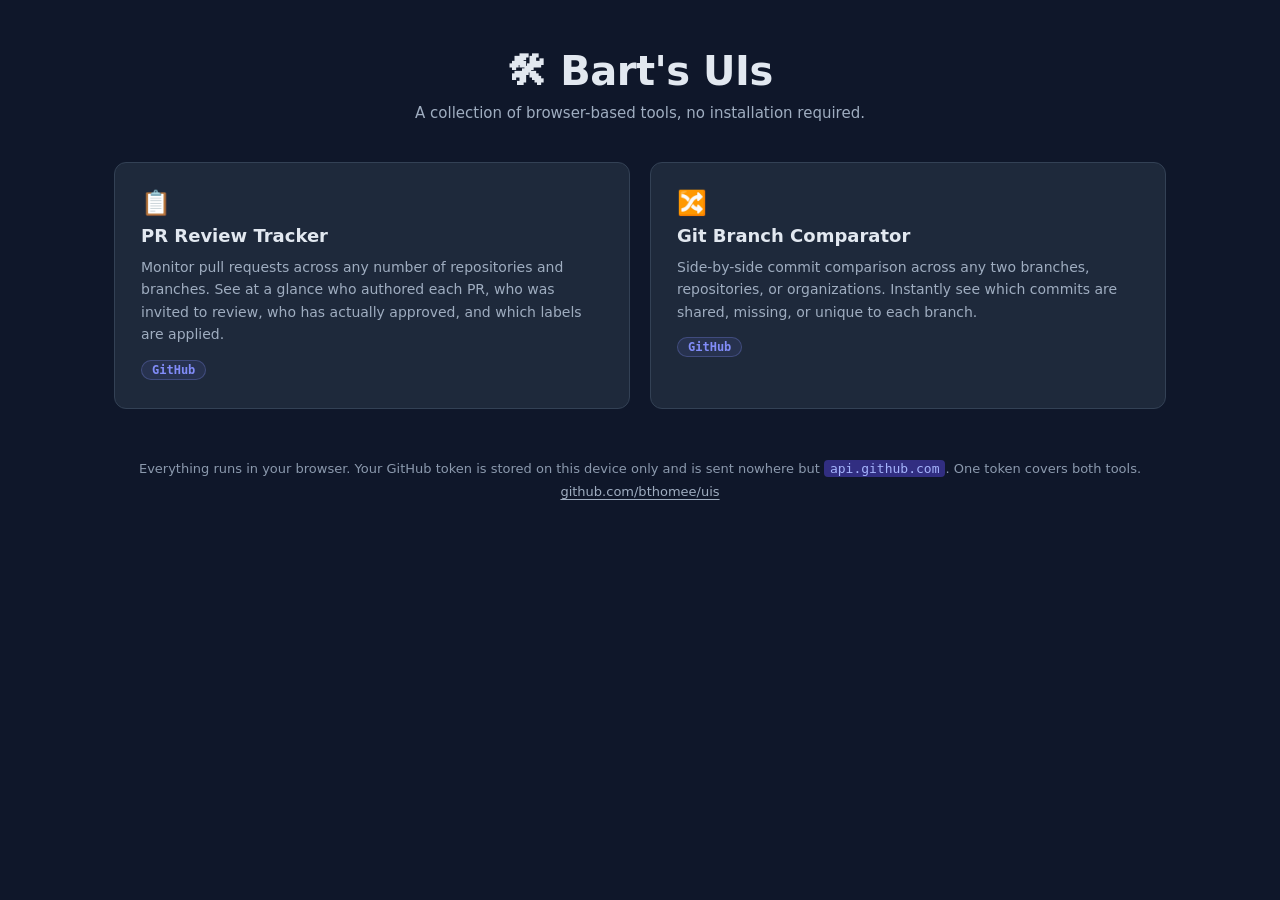
<file: index.html>
<!DOCTYPE html>
<html lang="en">
<head>
  <meta charset="UTF-8" />
  <meta name="viewport" content="width=device-width, initial-scale=1.0" />
  <title>Bart's UIs</title>
  <link rel="icon" href="favicon.svg" />
  <!-- Same policy as the dashboards, minus connect-src: this page talks to nothing. -->
  <meta http-equiv="Content-Security-Policy" content="default-src 'none'; img-src 'self' data:; style-src 'self' 'sha256-sQfXgb/aGTTjnxkW3dREyuYC4kLwOAw9TNK8QJbGeas='; base-uri 'none'; form-action 'none'" />
  <link rel="stylesheet" href="gh-common.css" />
  <style>
    /* The index used to carry its own light-purple theme while both tools it
       links to are dark, so the first thing anyone saw looked like a different
       product. Everything below is built from the shared tokens instead. */
    .home { max-width: 68.75rem; margin: 0 auto; padding: 48px 24px 64px; }

    .home-head { text-align: center; margin-bottom: 40px; }
    .home-head h1 {
      font-size: var(--fs-6xl); font-weight: 800; color: var(--text);
      letter-spacing: -0.5px; margin-bottom: 10px;
    }
    .home-head p { font-size: var(--fs-lg); color: var(--text-mute); }

    .cards { display: grid; grid-template-columns: repeat(auto-fit, minmax(17.5rem, 1fr)); gap: 20px; }

    .card {
      background: var(--surface);
      border: 1px solid var(--border);
      border-radius: var(--radius-lg);
      padding: 28px 26px;
      text-decoration: none;
      color: inherit;
      display: flex; flex-direction: column; gap: 10px;
      transition: transform 0.18s ease, border-color 0.18s ease, background 0.18s ease;
    }
    .card:hover {
      transform: translateY(-3px);
      border-color: var(--accent-solid);
      background: var(--surface-hi);
    }
    .card-icon  { font-size: var(--fs-4xl); line-height: 1; }
    .card-title { font-size: var(--fs-xl); font-weight: 700; color: var(--text); }
    .card-desc  { font-size: var(--fs-base); color: var(--text-mute); line-height: 1.6; }
    .card-tag {
      display: inline-block; align-self: flex-start; margin-top: 4px;
      font-size: var(--fs-sm); font-weight: 600; font-family: var(--mono);
      color: var(--accent); background: rgba(129, 140, 248, 0.10);
      border: 1px solid rgba(129, 140, 248, 0.28);
      border-radius: 999px; padding: 2px 10px;
    }

    .home-foot {
      text-align: center; margin-top: 48px;
      font-size: var(--fs-md); color: var(--text-faint); line-height: 1.8;
    }
    .home-foot a { color: var(--text-mute); text-decoration: underline; text-underline-offset: 3px; }
    .home-foot a:hover { color: var(--accent); }

    @media (max-width: 51.25em) {
      .home { padding: 32px 16px 48px; }
      .home-head h1 { font-size: var(--fs-5xl); }
    }
  </style>
</head>
<body>
  <div class="home">
    <header class="home-head">
      <h1>🛠 Bart's UIs</h1>
      <p>A collection of browser-based tools, no installation required.</p>
    </header>

    <div class="cards">

      <a class="card" href="pr-tracker.html">
        <div class="card-icon">📋</div>
        <div class="card-title">PR Review Tracker</div>
        <div class="card-desc">
          Monitor pull requests across any number of repositories and branches. See at a glance
          who authored each PR, who was invited to review, who has actually approved, and which
          labels are applied.
        </div>
        <span class="card-tag">GitHub</span>
      </a>

      <a class="card" href="branch-compare.html">
        <div class="card-icon">🔀</div>
        <div class="card-title">Git Branch Comparator</div>
        <div class="card-desc">
          Side-by-side commit comparison across any two branches, repositories, or organizations.
          Instantly see which commits are shared, missing, or unique to each branch.
        </div>
        <span class="card-tag">GitHub</span>
      </a>

    </div>

    <footer class="home-foot">
      <p>Everything runs in your browser. Your GitHub token is stored on this device only and
         is sent nowhere but <code>api.github.com</code>. One token covers both tools.</p>
      <p><a href="https://github.com/bthomee/uis" target="_blank" rel="noopener">github.com/bthomee/uis</a></p>
    </footer>
  </div>
</body>
</html>
</file>
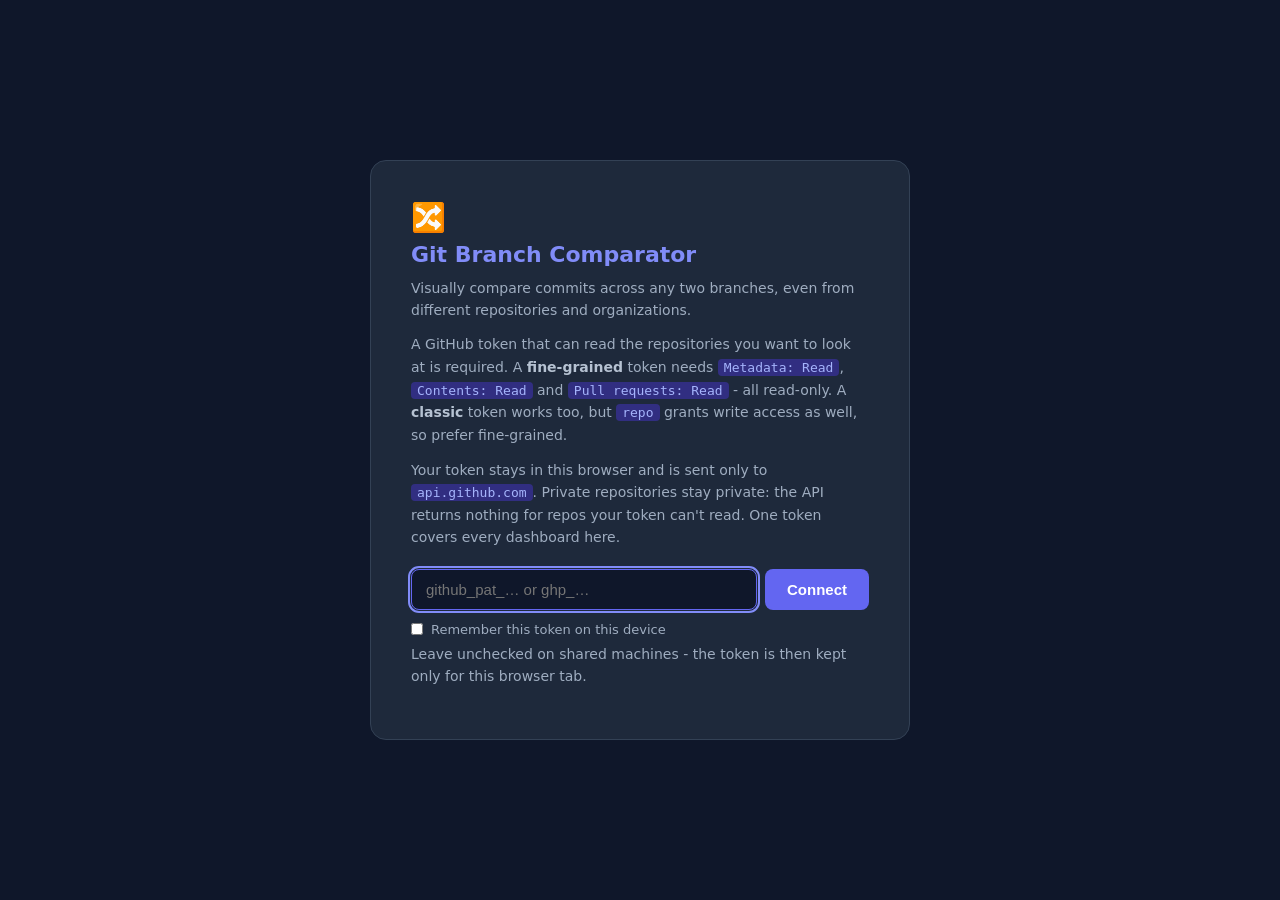
<file: branch-compare.html>
<!DOCTYPE html>
<html lang="en">
<head>
  <meta charset="UTF-8" />
  <meta name="viewport" content="width=device-width, initial-scale=1.0" />
  <title>Git Branch Comparator</title>
  <link rel="icon" href="favicon.svg" />
  <meta http-equiv="Content-Security-Policy" content="default-src 'none'; connect-src https://api.github.com; img-src 'self' data:; style-src 'self' 'sha256-61uXz3NjRolcLg+Py26UBbaqLlH65q1zFHkilyExTjg='; script-src 'self' 'sha256-i1lHNewgrGGx49/kVODM5YCNN3al+VxtkeozEGBXjLg='; base-uri 'none'; form-action 'none'" />
  <link rel="stylesheet" href="gh-common.css" />
  <style>
    /* Page-specific. Tokens, shell, buttons, stats, token screen and the
       Combobox all come from gh-common.css. */
    .main { max-width: 100rem; }
    .legend { display:flex; gap:14px; font-size:var(--fs-md); color:var(--text-dim); align-items:center; flex-wrap:wrap; }

    /* The legend dots, and the two labels that used to carry style attributes.
       These hexes are the CSS mirror of MATCH_COLOR and SIDE_COLOR in the
       script; change them together. */
    .dot-both    { color:#4ade80; }
    .dot-only-a  { color:#fbbf24; }
    .dot-only-b  { color:#67e8f9; }
    .empty-lead  { font-size:var(--fs-lg); color:var(--text-faint); }
    .label-note  { font-weight:400; color:var(--text-faint); text-transform:none; letter-spacing:0; }

    .selectors-grid { display:grid; grid-template-columns:1fr auto 1fr; gap:12px; margin-bottom:16px; align-items:center; }
    .selector-panel { background:var(--surface); border-radius:var(--radius-lg); padding:16px; border:1px solid var(--border); }
    .selector-panel .panel-label { margin-bottom:12px; }
    .panel-inputs { display:flex; gap:8px; }
    .panel-status { margin-top:8px; font-size:var(--fs-md); display:flex; align-items:center; gap:6px; }
    .vs-mark { text-align:center; color:var(--text-faint); font-size:var(--fs-base); font-weight:600; padding:0 8px; }
    .limit-select { flex-shrink:0; padding:8px 26px 8px 10px; border-radius:7px; border:1px solid var(--border); background:var(--surface); color:var(--text-dim); font-size:var(--fs-md); cursor:pointer; appearance:none; -webkit-appearance:none; background-image:url("data:image/svg+xml,%3Csvg xmlns='http://www.w3.org/2000/svg' width='10' height='6'%3E%3Cpath d='M0 0l5 6 5-6z' fill='%2364748b'/%3E%3C/svg%3E"); background-repeat:no-repeat; background-position:right 8px center; }
    .limit-select:focus { border-color: var(--accent-solid); }

    .cherry-row { display:grid; grid-template-columns:1fr 5rem 1fr; margin-bottom:4px; }
    .cherry-side { display:flex; align-items:center; justify-content:flex-end; min-height:1.9rem; }
    .cherry-count { font-size:var(--fs-md); color:var(--text-mute); margin-right:auto; }
    .btn-cherry { padding:6px 14px; border-radius:7px; font-size:var(--fs-md); font-weight:600; cursor:pointer; transition:all 0.15s; border:1px solid var(--border); background:transparent; color:var(--border); }
    .btn-cherry:disabled { cursor:not-allowed; }

    .commit-area { position:relative; display:grid; grid-template-columns:1fr 5rem 1fr; }
    .commit-col { z-index:1; }
    /* Every colour a card needs is written once, as custom properties, when the
       card is built. Hover and selection are then pure CSS state instead of
       four inline style writes per mouse event and two listeners per card. */
    .commit-card { padding:8px 10px; margin-bottom:5px; border-radius:7px; cursor:pointer; display:flex; align-items:flex-start; gap:9px; transition:background 0.12s;
                   background:var(--cc-bg); border:1px solid var(--cc-line); }
    .commit-card:hover { background:var(--cc-hover); }
    .commit-card.is-selected { background:var(--cc-sel); border-color:var(--cc-line-sel); }
    /* The thick edge marks which side the card belongs to, and keeps its own
       colour when selected. */
    .commit-col.side-left  .commit-card { border-left-width:3px;  border-left-color:var(--cc); }
    .commit-col.side-right .commit-card { border-right-width:3px; border-right-color:var(--cc); }
    .commit-card input[type=checkbox] { margin-top:3px; flex-shrink:0; cursor:pointer; width:0.9em; height:0.9em; accent-color:var(--cc); }
    .commit-card .title-link { font-size:var(--fs-base); font-weight:500; text-decoration:none; white-space:nowrap; overflow:hidden; text-overflow:ellipsis; display:block; }
    .commit-card .title-link:hover { text-decoration:underline; }
    .commit-card .meta { font-size:var(--fs-sm); color:var(--text-mute); margin-top:3px; display:flex; gap:10px; align-items:center; }
    .commit-card .sha { font-family:var(--mono); color:var(--text-faint); }
    .commit-card .ext-link { margin-left:auto; color:var(--text-faint); text-decoration:none; font-size:var(--fs-md); flex-shrink:0; }
    .commit-card .ext-link:hover { color:var(--text-dim); }
    .commit-svg { position:absolute; top:0; left:0; width:100%; pointer-events:none; z-index:0; overflow:visible; }
    .trunc-note { font-size:var(--fs-md); color:var(--warn); margin:-4px 0 12px; }

    /* Dialog */
    .dialog-overlay { position:fixed; inset:0; background:rgba(0,0,0,0.75); z-index:1000; display:flex; align-items:center; justify-content:center; padding:20px; }
    .dialog-box { background:var(--surface); border:1px solid var(--border); border-radius:14px; width:100%; max-width:45rem; max-height:90vh; overflow-y:auto; padding:28px; animation:fadeIn 0.15s ease; }
    .dialog-header { display:flex; align-items:flex-start; margin-bottom:20px; }
    .dialog-title { font-size:var(--fs-xl); font-weight:700; color:var(--text); }
    .dialog-subtitle { font-size:var(--fs-md); color:var(--text-mute); margin-top:5px; line-height:1.6; word-break:break-word; }
    .dialog-close { margin-left:auto; background:none; border:none; color:var(--text-mute); font-size:var(--fs-3xl); cursor:pointer; line-height:1; padding:0 0 0 16px; }
    .field-label { font-size:var(--fs-sm); font-weight:700; color:var(--text-mute); text-transform:uppercase; letter-spacing:0.08em; display:block; margin-bottom:6px; }
    .field-input { width:100%; padding:8px 11px; border-radius:7px; border:1px solid var(--border); background:var(--bg); color:var(--text); font-size:var(--fs-base); }
    .field-input:focus { border-color:var(--accent-solid); }
    .field-textarea { width:100%; padding:8px 11px; border-radius:7px; border:1px solid var(--border); background:var(--bg); color:var(--text); font-size:var(--fs-base); resize:vertical; font-family:inherit; line-height:1.55; }
    .field-textarea:focus { border-color:var(--accent-solid); }
    .two-col { display:grid; grid-template-columns:1fr 1fr; gap:14px; margin-bottom:16px; }
    .field-group { margin-bottom:16px; }
    .commits-preview { background:var(--bg); border-radius:var(--radius); padding:10px 14px; max-height:9.375rem; overflow-y:auto; border:1px solid var(--surface); margin-bottom:20px; }
    .preview-row { font-size:var(--fs-md); color:var(--text-dim); padding:3px 0; display:flex; gap:10px; border-bottom:1px solid var(--surface); }
    .preview-row:last-child { border-bottom:none; }
    .preview-sha { font-family:var(--mono); color:var(--text-faint); flex-shrink:0; }
    .preview-title { overflow:hidden; text-overflow:ellipsis; white-space:nowrap; }
    .script-header { display:flex; align-items:center; margin-bottom:8px; }
    .btn-copy { padding:5px 14px; border-radius:var(--radius-sm); font-size:var(--fs-md); cursor:pointer; border:1px solid var(--border); background:var(--bg); color:var(--text-dim); margin-left:auto; }
    .script-pre { background:var(--bg); border-radius:var(--radius); padding:12px 16px; font-size:var(--fs-md); color:var(--text-dim); overflow-x:auto; font-family:var(--mono); line-height:1.65; border:1px solid var(--border); white-space:pre; margin-bottom:20px; }
    .dialog-footer { display:flex; justify-content:flex-end; }
    .btn-close-dialog { padding:9px 22px; border-radius:var(--radius); border:1px solid var(--border); background:transparent; color:var(--text-dim); font-size:var(--fs-base); cursor:pointer; }

    /* Two side-by-side columns cannot survive a phone. Stack them, and drop
       the connector lines, which only mean anything side by side. */
    @media (max-width: 53.75em) {
      .selectors-grid { grid-template-columns:1fr; }
      .vs-mark { padding:2px 0; }
      .panel-inputs { flex-wrap:wrap; }
      .commit-area { grid-template-columns:1fr; }
      .commit-svg { display:none; }
      .cherry-row { grid-template-columns:1fr; gap:8px; }
      .cherry-side { justify-content:flex-start; }
      .commit-col + div + .commit-col { margin-top:18px; }
    }
    </style>
</head>
<body>
<div id="app"></div>
<script src="gh-common.js"></script>
<script>

/* ── App state ──────────────────────────────────────────────────────────── */
const mkPanel = () => ({
  org: '', repo: '', branch: '',
  repos: [], branches: [], commits: [],
  commitLimit: 500, busy: '', err: '', truncated: false,
  _genRepos: 0, _genBranches: 0, _genCommits: 0,
});
const panels  = { left: mkPanel(), right: mkPanel() };
const selected = { left: new Set(), right: new Set() };
let   dialogSide = null;
/* Bumped on every open, so a slow template fetch belonging to a dialog the
   viewer has already closed cannot write into the one now on screen. */
let   dialogGen  = 0;

/* One place for the two side colours. They were spelled out at seven call
   sites, which is seven chances to change six of them. */
const SIDE_COLOR = { left: '#fbbf24', right: '#67e8f9' };
const MATCH_COLOR = '#4ade80';

/* "All commits" used to mean 999 pages, up to 99,900 commits and 999 requests
   per side against a 5,000/hour budget, for a comparison nobody can read. A
   real cap plus the truncation note is the honest version of the same offer. */
const MAX_ALL_PAGES = 200;

/* Classification state: sha → { color, matchSha } */
let lastLeftStatus  = new Map();
let lastRightStatus = new Map();

/* DOM refs – populated when rendering */
const ui = {};      // top-level elements
const pui = {};     // per-panel UI elements: pui.left.orgCombo, etc.

/* ── Panel loading ──────────────────────────────────────────────────────── */
async function loadRepos(side) {
  /* A cached board can be on screen before sign-in finishes; there is
     nothing to look up yet and no error worth showing. */
  if (!app.token) return;
  const p = panels[side], u = pui[side];
  p.repo = ''; p.branch = ''; p.repos = []; p.branches = []; p.commits = [];
  p.busy = 'Loading repositories…'; p.err = '';
  selected[side].clear();
  applyPanelStatus(side);
  u.repoCombo.setValue(''); u.repoCombo.setOptions([]); u.repoCombo.setDisabled(false);
  u.branchCombo.setValue(''); u.branchCombo.setOptions([]); u.branchCombo.setDisabled(true);
  renderBothCommitLists();

  const gen = ++p._genRepos;
  try {
    p.repos = await listRepos(p.org);
    if (p._genRepos !== gen) return;
    u.repoCombo.setOptions(p.repos);
    u.repoCombo.setPlaceholder('Repository');
  } catch (e) {
    if (p._genRepos !== gen) return;
    /* Fine-grained tokens frequently cannot enumerate repositories. Typing an
       exact name still works, so this is a hint rather than a failure. */
    u.repoCombo.setPlaceholder('Repository (type the exact name)');
  }
  if (p._genRepos === gen) { p.busy = ''; applyPanelStatus(side); }
}

async function loadBranches(side) {
  /* A cached board can be on screen before sign-in finishes; there is
     nothing to look up yet and no error worth showing. */
  if (!app.token) return;
  const p = panels[side], u = pui[side];
  p.branch = ''; p.branches = []; p.commits = [];
  p.busy = 'Loading branches…'; p.err = '';
  selected[side].clear();
  applyPanelStatus(side);
  u.branchCombo.setValue(''); u.branchCombo.setOptions([]); u.branchCombo.setDisabled(false);
  renderBothCommitLists();

  const gen = ++p._genBranches;
  try {
    p.branches = await listBranches(p.org, p.repo);
    if (p._genBranches !== gen) return;
    u.branchCombo.setOptions(p.branches);
  } catch (e) {
    if (p._genBranches !== gen) return;
    p.err = e.status === 404
      ? `Can't read ${p.org}/${p.repo} - check the name, or that your token has access.`
      : e.message;
  }
  if (p._genBranches === gen) { p.busy = ''; applyPanelStatus(side); }
}

/* Commit histories, keyed by everything that changes the answer. Both panels
   routinely ask for the same branch (comparing a branch against itself is the
   obvious way to check the tool works), and flipping a selector back and forth
   used to re-page the whole history each time. Cleared on sign-out along with
   the rest of the page state, because branch names are not public. */
const commitCache = new Map();

function listCommits(org, repo, branch, limit, onPage) {
  const key = [org, repo, branch, limit].join('\0');
  if (!commitCache.has(key)) {
    const maxPages = limit === 0 ? MAX_ALL_PAGES : Math.ceil(limit / 100);
    const p = ghGetAll(app.token, `/repos/${seg(org)}/${seg(repo)}/commits`, { sha: branch }, maxPages, onPage)
      .then(data => markTruncated(data.map(c => ({
        sha:    c.sha,
        title:  (c.commit.message || '').split('\n')[0].trim(),
        author: c.commit.author?.name || c.commit.committer?.name || 'Unknown',
        date:   c.commit.author?.date || c.commit.committer?.date || '',
        url:    c.html_url,
      })), !!data.truncated));
    /* A cached rejection would be permanent: one flaky response and that
       branch could never be loaded again for the life of the tab. */
    p.catch(() => commitCache.delete(key));
    commitCache.set(key, p);
  }
  return commitCache.get(key);
}

async function loadCommits(side) {
  const p = panels[side];
  p.commits = []; p.truncated = false;
  p.busy = `Loading commits (up to ${(p.commitLimit || MAX_ALL_PAGES * 100).toLocaleString()})…`;
  p.err = '';
  selected[side].clear();
  applyPanelStatus(side);
  renderBothCommitLists();

  const gen = ++p._genCommits;
  try {
    /* Paging a long history is by far the slowest thing this page does, and a
       static "Loading commits…" for several minutes reads as a hang. */
    const data = await listCommits(p.org, p.repo, p.branch, p.commitLimit, (page, soFar) => {
      if (p._genCommits !== gen) return;
      p.busy = `Loading commits… ${soFar.toLocaleString()} so far (page ${page})`;
      applyPanelStatus(side);
    });
    if (p._genCommits !== gen) return;
    p.truncated = !!data.truncated;
    p.commits = data;
    applyPanelLabel(side);
  } catch (e) { if (p._genCommits === gen) p.err = e.message; }
  if (p._genCommits === gen) { p.busy = ''; applyPanelStatus(side); renderBothCommitLists(); }
}

/* ── Main app scaffold ──────────────────────────────────────────────────── */
function showMain() {
  const root = document.getElementById('app');
  root.innerHTML = '';

  const main = document.createElement('div');
  main.className = 'main';

  /* Header */
  const header = document.createElement('div');
  header.className = 'header';
  header.innerHTML = `
    <span class="header-icon">🔀</span>
    <h1>Git Branch Comparator</h1>
    <div class="grow"></div>
    <div class="legend">
      <span><span class="dot-both">●</span> In both</span>
      <span><span class="dot-only-a">●</span> Only in A</span>
      <span><span class="dot-only-b">●</span> Only in B</span>
    </div>
    <div class="divider"></div>
    ${ghHomeLinkHtml()}
    ${ghHeaderTailHtml()}`;
  wireHeaderTail(header);
  main.appendChild(header);

  /* Selectors */
  const selGrid = document.createElement('div');
  selGrid.className = 'selectors-grid';
  selGrid.appendChild(buildSelectorPanel('left'));
  const vs = document.createElement('div');
  vs.className = 'vs-mark';
  vs.textContent = 'vs';
  selGrid.appendChild(vs);
  selGrid.appendChild(buildSelectorPanel('right'));
  main.appendChild(selGrid);

  /* Stats bar */
  const stats = document.createElement('div');
  stats.className = 'stats-bar';
  stats.style.display = 'none';
  stats.id = 'stats-bar';
  /* The five numbers are the answer the page exists to give. Replacing them in
     place is silent to a screen reader unless the region announces itself. */
  stats.setAttribute('role', 'status');
  stats.setAttribute('aria-live', 'polite');
  [
    { id: 'stat-shared', label: 'In both',    color: MATCH_COLOR },
    { id: 'stat-onlyL',  label: 'Only in A',  color: SIDE_COLOR.left },
    { id: 'stat-onlyR',  label: 'Only in B',  color: SIDE_COLOR.right },
    { id: 'stat-totalL', label: 'Total in A', color: 'var(--text-dim)' },
    { id: 'stat-totalR', label: 'Total in B', color: 'var(--text-dim)' },
  ].forEach(s => {
    const cell = document.createElement('div');
    cell.className = 'stat-cell';
    /* Nodes, not markup: the colour is per-cell, and a `style` attribute in a
       template is what would force `style-src 'unsafe-inline'` on the page.
       `element.style` is the CSSOM and is not restricted by the policy. */
    const val = document.createElement('div');
    val.className = 'stat-val';
    val.id = s.id;
    val.style.color = s.color;
    val.textContent = '0';
    const lbl = document.createElement('div');
    lbl.className = 'stat-lbl';
    lbl.textContent = s.label;
    cell.append(val, lbl);
    stats.appendChild(cell);
  });
  main.appendChild(stats);
  ui.statsBar = stats;

  /* Cherry-pick row */
  const cherryRow = document.createElement('div');
  cherryRow.className = 'cherry-row';
  cherryRow.id = 'cherry-row';
  cherryRow.style.display = 'none';
  ['left', 'right'].forEach((side, i) => {
    const cell = document.createElement('div');
    cell.className = 'cherry-side';
    const count = document.createElement('span');
    count.className = 'cherry-count';
    count.id = `cherry-count-${side}`;
    const btn = document.createElement('button');
    btn.className = 'btn-cherry';
    btn.id = `cherry-btn-${side}`;
    btn.textContent = '🍒 Cherry-pick commits';
    btn.disabled = true;
    btn.addEventListener('click', () => openDialog(side));
    cell.append(count, btn);
    if (i === 0) { cherryRow.appendChild(cell); cherryRow.appendChild(document.createElement('div')); }
    else cherryRow.appendChild(cell);
  });
  main.appendChild(cherryRow);
  ui.cherryRow = cherryRow;

  /* Commit area */
  const area = document.createElement('div');
  area.className = 'commit-area';
  area.id = 'commit-area';

  const svg = document.createElementNS('http://www.w3.org/2000/svg', 'svg');
  svg.classList.add('commit-svg');
  svg.id = 'commit-svg';
  svg.innerHTML = `<defs><linearGradient id="lg" x1="0%" y1="0%" x2="100%" y2="0%">
    <stop offset="0%"   stop-color="#4ade80" stop-opacity="0.55"/>
    <stop offset="50%"  stop-color="#4ade80" stop-opacity="0.35"/>
    <stop offset="100%" stop-color="#4ade80" stop-opacity="0.55"/>
  </linearGradient></defs>`;

  const leftCol  = document.createElement('div'); leftCol.className  = 'commit-col side-left';  leftCol.id  = 'left-commits';
  const spacer   = document.createElement('div');
  const rightCol = document.createElement('div'); rightCol.className = 'commit-col side-right'; rightCol.id = 'right-commits';

  /* One listener per column instead of seven per card. At the 5,000 setting
     that is the difference between two handlers and seventy thousand. The
     columns themselves survive every repaint, so this is bound once. */
  leftCol.addEventListener('click',  e => onColumnClick('left', e));
  rightCol.addEventListener('click', e => onColumnClick('right', e));

  area.append(svg, leftCol, spacer, rightCol);
  main.appendChild(area);
  ui.area = area; ui.svg = svg; ui.leftCol = leftCol; ui.rightCol = rightCol;

  /* Empty state */
  const empty = document.createElement('div');
  empty.id = 'empty-state';
  empty.className = 'empty-state';
  empty.innerHTML = '<div class="icon">↑</div><p class="empty-lead">Select an organization, repository, and branch on each side to start comparing</p>';
  main.appendChild(empty);
  ui.empty = empty;

  /* Dialog (built once, hidden) */
  main.appendChild(buildDialog());

  root.appendChild(main);
  renderBothCommitLists();
  window.addEventListener('resize', onResize);
  restoreSelection();
}

/* Named so disconnect() can take it off again; showMain() runs once per
   sign-in, and an anonymous handler would accumulate across reconnects.
   Coalesced onto a frame because a resize fires a stream of events and
   recalcSVG walks every matched pair. */
let resizeRaf = 0;
function onResize() {
  if (resizeRaf) return;
  resizeRaf = requestAnimationFrame(() => { resizeRaf = 0; recalcSVG(); });
}

/* Everything this page owns, torn down when the shared auth signs out. */
function resetPageState() {
  window.removeEventListener('resize', onResize);
  if (resizeRaf) { cancelAnimationFrame(resizeRaf); resizeRaf = 0; }
  ['left', 'right'].forEach(side => {
    const u = pui[side];
    if (u) [u.orgCombo, u.repoCombo, u.branchCombo].forEach(c => c && c.destroy());
    delete pui[side];
  });
  panels.left = mkPanel(); panels.right = mkPanel();
  selected.left.clear(); selected.right.clear();
  lastLeftStatus = new Map(); lastRightStatus = new Map();
  cardEls.left = []; cardEls.right = [];
  lastRendered.left = null; lastRendered.right = null;
  /* Private repository and branch names, and the histories behind them. Signing
     out has to take them with it. */
  commitCache.clear();
  store.del(SELECTION_KEY, true);
  dialogSide = null; dialogGen++;
  Object.keys(ui).forEach(k => delete ui[k]);
}

/* ── Selection memory ───────────────────────────────────────────────────────
   Which org, repo and branch each side is pointing at, so a reload does not
   throw the whole comparison away. sessionStorage, not localStorage: it
   survives a refresh, which is the case worth solving, and it does not leave
   private repository and branch names on a shared machine after the tab
   closes. It also keeps this page out of the shared OWNED_KEYS list.        */
const SELECTION_KEY = 'gh_branch_compare_selection';

function saveSelection() {
  if (!pui.left || !pui.right) return;
  const pick = p => ({ org: p.org, repo: p.repo, branch: p.branch, limit: p.commitLimit });
  try { store.set(SELECTION_KEY, JSON.stringify({ left: pick(panels.left), right: pick(panels.right) }), true); }
  catch (e) { /* not worth failing a selection over */ }
}

function restoreSelection() {
  let saved;
  try { saved = JSON.parse(store.get(SELECTION_KEY, true) || 'null'); } catch (e) { return; }
  if (!saved) return;
  ['left', 'right'].forEach(side => {
    const s = saved[side];
    /* Owner and repository reach a URL path and a generated shell script, so
       they are validated rather than trusted. A branch may legally contain
       almost anything, so it is only length-capped; seg() and shellQuote()
       are what actually make it safe downstream. */
    if (!s || !isGhName(s.org) || !isGhName(s.repo)) return;
    const branch = typeof s.branch === 'string' && s.branch.length <= 255 ? s.branch : '';
    const p = panels[side], u = pui[side];
    /* Only ever a value the dropdown actually offers, so the stored number and
       the control on screen cannot disagree. */
    const limit = clampInt(s.limit, 0, 5000, 500);
    p.commitLimit = [100, 500, 1000, 2000, 5000, 0].includes(limit) ? limit : 500;
    u.limitSel.value = String(p.commitLimit);
    p.org = s.org;
    u.orgCombo.setValue(s.org);
    u.repoCombo.setValue(s.repo); u.repoCombo.setDisabled(false);
    /* Enabled because a repository is set, not because a branch is: landing
       with the branch box greyed out would leave no way to choose one. */
    u.branchCombo.setValue(branch); u.branchCombo.setDisabled(false);
    p.repo = s.repo; p.branch = branch;
    /* Fill the dropdowns in the background; the commits are what the viewer
       actually came back for, so they are fetched straight away. */
    listRepos(s.org).then(r => { if (panels[side].org === s.org) u.repoCombo.setOptions(r); }).catch(() => {});
    listBranches(s.org, s.repo).then(b => { if (panels[side].repo === s.repo) u.branchCombo.setOptions(b); }).catch(() => {});
    if (branch) loadCommits(side);
  });
}

/* ── Selector panel ─────────────────────────────────────────────────────── */
function buildSelectorPanel(side) {
  const color  = SIDE_COLOR[side];
  const label  = side === 'left' ? 'Branch A' : 'Branch B';
  const p      = panels[side];

  const panel  = document.createElement('div');
  panel.className = 'selector-panel';

  const lbl    = document.createElement('div');
  lbl.className = 'panel-label';
  lbl.style.color = color;
  lbl.id = `panel-label-${side}`;
  lbl.textContent = label;

  const row    = document.createElement('div');
  row.className = 'panel-inputs';

  const orgCombo    = new Combobox({ placeholder: 'Owner or organization', label: `${label} owner`,
    onChange: v => { p.org = v.trim(); p.org ? loadRepos(side) : clearPanel(side); saveSelection(); } });
  const repoCombo   = new Combobox({ placeholder: 'Repository', label: `${label} repository`, disabled: true,
    onChange: v => { p.repo = v.trim(); p.repo ? loadBranches(side) : clearBranchAndCommits(side); saveSelection(); } });
  const branchCombo = new Combobox({ placeholder: 'Branch', label: `${label} branch`, disabled: true,
    onChange: v => { p.branch = v.trim(); p.branch ? loadCommits(side) : clearCommits(side); saveSelection(); } });

  orgCombo.setOptions(app.orgs);
  row.append(orgCombo.el, repoCombo.el, branchCombo.el);

  const limitSel = document.createElement('select');
  limitSel.className = 'limit-select';
  limitSel.title = 'Maximum number of commits to load';
  limitSel.setAttribute('aria-label', `${label} commit limit`);
  [100, 500, 1000, 2000, 5000, 0].forEach(v => {
    const opt = document.createElement('option');
    /* "All" is capped, and the label says so rather than letting the
       truncation note be the first the viewer hears of it. */
    opt.value = v; opt.textContent = v === 0 ? `All (max ${(MAX_ALL_PAGES * 100).toLocaleString()})` : `${v.toLocaleString()} commits`;
    if (v === 500) opt.selected = true;
    limitSel.appendChild(opt);
  });
  limitSel.addEventListener('change', () => { p.commitLimit = Number(limitSel.value); saveSelection(); if (p.branch) loadCommits(side); });
  row.appendChild(limitSel);

  const status = document.createElement('div');
  status.className = 'panel-status';
  status.id = `panel-status-${side}`;
  status.setAttribute('role', 'status');
  status.style.display = 'none';

  panel.append(lbl, row, status);

  pui[side] = { orgCombo, repoCombo, branchCombo, limitSel, statusEl: status, labelEl: lbl, baseLabel: label };
  return panel;
}

/* The generation counters guard against a newer load overtaking an older one.
   Clearing a selector is the other way a load becomes stale: the viewer has
   cancelled it. Without the bump, emptying the branch box mid-flight lets the
   response arrive and repaint commits under a selector that is now blank. */
function clearPanel(side) {
  const p = panels[side], u = pui[side];
  p._genRepos++; p._genBranches++; p._genCommits++;
  p.repo = ''; p.branch = ''; p.repos = []; p.branches = []; p.commits = []; p.busy = ''; p.err = ''; p.truncated = false;
  selected[side].clear();
  u.repoCombo.setValue(''); u.repoCombo.setOptions([]); u.repoCombo.setDisabled(true);
  u.branchCombo.setValue(''); u.branchCombo.setOptions([]); u.branchCombo.setDisabled(true);
  lastLeftStatus = new Map(); lastRightStatus = new Map();
  applyPanelStatus(side); applyPanelLabel(side); renderBothCommitLists();
}
function clearBranchAndCommits(side) {
  const p = panels[side], u = pui[side];
  p._genBranches++; p._genCommits++;
  p.branch = ''; p.branches = []; p.commits = []; p.busy = ''; p.err = ''; p.truncated = false;
  selected[side].clear();
  u.branchCombo.setValue(''); u.branchCombo.setOptions([]); u.branchCombo.setDisabled(true);
  lastLeftStatus = new Map(); lastRightStatus = new Map();
  applyPanelStatus(side); applyPanelLabel(side); renderBothCommitLists();
}
function clearCommits(side) {
  const p = panels[side];
  p._genCommits++;
  p.commits = []; p.truncated = false; p.busy = '';
  selected[side].clear();
  lastLeftStatus = new Map(); lastRightStatus = new Map();
  applyPanelStatus(side); applyPanelLabel(side); renderBothCommitLists();
}

function applyPanelStatus(side) {
  const u = pui[side];
  /* Sign-out tears the panels down while loads are still in flight, and their
     completion handlers land here afterwards. applyPanelLabel already guards;
     this one used to throw instead. */
  if (!u) return;
  const p = panels[side], s = u.statusEl;
  s.textContent = '';
  if (p.busy) {
    s.style.display = 'flex';
    s.style.color   = 'var(--text-mute)';
    /* Built as nodes, not markup. The status text is page-generated today, but
       the error branch below already had to be textContent and one sink that
       silently expects trusted input is how the next XSS gets written. */
    const dot = document.createElement('span');
    dot.className = 'pulse-dot';
    dot.style.background = SIDE_COLOR[side];
    s.append(dot, ' ' + p.busy);
  } else if (p.err) {
    s.style.display = 'flex'; s.style.color = '#f87171';
    s.textContent = '⚠ ' + p.err;
  } else {
    s.style.display = 'none';
  }
}
function applyPanelLabel(side) {
  const u    = pui[side];
  if (!u) return;
  const base = u.baseLabel;
  const n    = panels[side].commits.length;
  u.labelEl.textContent = base;
  if (n > 0) {
    const count = document.createElement('span');
    count.style.cssText = 'font-size:var(--fs-sm);font-weight:400;color:var(--text-faint);text-transform:none;letter-spacing:0';
    count.textContent = ` (${n.toLocaleString()} commits)`;
    u.labelEl.appendChild(count);
  }
}

/* ── Commit list rendering ──────────────────────────────────────────────── */
const cardEls = { left: [], right: [] };

/* What a column was last drawn from. Rebuilding thousands of cards is only
   worth it when something that changes them has moved, and a column's colours
   depend on the other side's commits as well as its own. Selection is a class
   toggle, so it is deliberately not part of this. */
const lastRendered = { left: null, right: null };

/* ── Classification ─────────────────────────────────────────────────────────
   Matching is by commit subject, with any trailing "(#1234)" removed, because
   the REST commit list returns no patch id and fetching one diff per commit
   would be a request per row. That means it CAN see a plain cherry-pick, a
   rebase, and a squash-merge that kept its subject; and it CANNOT see a
   cherry-pick that was reworded, nor tell two unrelated commits apart when
   they happen to share a subject ("Update changelog"). It is a strong hint,
   not proof, and the counts below are built so they at least never contradict
   each other.

   Pairing is one-to-one. Three commits called "Bump version" on A and one on B
   is one pair and two genuinely missing, not three matches - which is what the
   previous first-occurrence lookup reported, on a release branch where
   repeated subjects are the norm.                                           */
function classifyCommits() {
  const lc = panels.left.commits;
  const rc = panels.right.commits;

  /* Queues per subject, in list order (newest first), so the newest unmatched
     commit on one side pairs with the newest unmatched one on the other. */
  const rightQueues = new Map();
  for (const c of rc) {
    const key = stripPrSuffix(c.title);
    /* Only a genuinely empty subject normalises to nothing. stripPrSuffix
       falls back to the original title, so "(#42)" stays "(#42)" and still
       matches its counterpart. An empty subject matches nothing at all, not
       even another empty one: there is no evidence there to match on. */
    if (!key) continue;
    if (!rightQueues.has(key)) rightQueues.set(key, []);
    rightQueues.get(key).push(c);
  }

  lastLeftStatus  = new Map();
  lastRightStatus = new Map();
  for (const c of rc) lastRightStatus.set(c.sha, { color: SIDE_COLOR.right, matchSha: null });

  for (const c of lc) {
    const key = stripPrSuffix(c.title);
    const q = key ? rightQueues.get(key) : null;
    const match = q && q.length ? q.shift() : null;   // consumed, so it cannot match twice
    lastLeftStatus.set(c.sha, match
      ? { color: MATCH_COLOR, matchSha: match.sha }
      : { color: SIDE_COLOR.left, matchSha: null });
    if (match) lastRightStatus.set(match.sha, { color: MATCH_COLOR, matchSha: c.sha });
  }
}

function renderBothCommitLists() {
  /* Signing out empties `ui` while loads are still in flight, and their
     completion handlers arrive here afterwards with nothing left to draw
     into. recalcSVG and updateCherryBtns already check; this did not. */
  if (!ui.leftCol || !ui.rightCol || !ui.statsBar) return;
  const lp = panels.left, rp = panels.right;
  const hasAny = lp.commits.length > 0 || rp.commits.length > 0;

  classifyCommits();

  cardEls.left  = renderCommitCol('left',  ui.leftCol,  lastLeftStatus);
  cardEls.right = renderCommitCol('right', ui.rightCol, lastRightStatus);

  /* Stats bar. Every number is counted from the status maps rather than
     derived by subtraction, so "In both" plus "Only in A" is always "Total in
     A" and the cards on screen always agree with the totals above them. */
  if (lp.commits.length > 0 && rp.commits.length > 0) {
    ui.statsBar.style.display = 'flex';
    const unmatched = m => { let n = 0; for (const s of m.values()) if (!s.matchSha) n++; return n; };
    const onlyL = unmatched(lastLeftStatus);
    const onlyR = unmatched(lastRightStatus);
    document.getElementById('stat-shared').textContent = lastLeftStatus.size - onlyL;
    document.getElementById('stat-onlyL').textContent  = onlyL;
    document.getElementById('stat-onlyR').textContent  = onlyR;
    document.getElementById('stat-totalL').textContent = lp.commits.length;
    document.getElementById('stat-totalR').textContent = rp.commits.length;
  } else {
    ui.statsBar.style.display = 'none';
  }

  ui.cherryRow.style.display = hasAny ? 'grid' : 'none';
  ui.empty.style.display     = hasAny ? 'none' : 'block';
  updateCherryBtns();
  recalcSVG();
}

/* Only ever set an href we recognise. `html_url` has always been a github.com
   URL in practice, but it arrives over the network, and an absent one would
   otherwise become the literal string "undefined" and navigate the tab. */
function commitHref(url) {
  return typeof url === 'string' && url.startsWith('https://github.com/') ? url : null;
}

function renderCommitCol(side, col, statusMap) {
  const p       = panels[side];
  const commits = p.commits;
  const other   = panels[side === 'left' ? 'right' : 'left'].commits;
  /* Nothing this column is drawn from has moved, so the thousands of nodes
     already in it are still correct. */
  const stamp = lastRendered[side];
  if (stamp && stamp.commits === commits && stamp.other === other && stamp.truncated === p.truncated) return cardEls[side];
  lastRendered[side] = { commits, other, truncated: p.truncated };

  col.innerHTML = '';
  const els = [];

  /* Paging stopped at the cap, so the older half of each history was never
     compared. Saying nothing here is what turns "Only in A: 137" into a
     confident wrong answer. */
  if (p.truncated) {
    const note = document.createElement('div');
    note.className = 'trunc-note';
    note.textContent = `⚠ Only the newest ${commits.length.toLocaleString()} commits were loaded. `
      + 'Anything older is not compared, so commits that are on both branches can still be listed as missing.';
    col.appendChild(note);
  }

  const frag = document.createDocumentFragment();
  commits.forEach(commit => {
    const st    = statusMap.get(commit.sha) || { color: '#8b99ad', matchSha: null };
    const color = st.color;
    const isSel = selected[side].has(commit.sha);
    const title = commit.title || '(no message)';
    const href  = commitHref(commit.url);

    const card = document.createElement('div');
    card.className = isSel ? 'commit-card is-selected' : 'commit-card';
    card.dataset.sha = commit.sha;
    /* Written once; :hover and .is-selected read them from CSS. */
    card.style.setProperty('--cc',          color);
    card.style.setProperty('--cc-bg',       color + '18');
    card.style.setProperty('--cc-hover',    color + '24');
    card.style.setProperty('--cc-sel',      color + '30');
    card.style.setProperty('--cc-line',     color + '28');
    card.style.setProperty('--cc-line-sel', color + '60');

    const cb = document.createElement('input');
    cb.type = 'checkbox'; cb.checked = isSel;
    cb.className = 'commit-card-cb';
    /* Without this every row announces as an unnamed checkbox, and five
       hundred of them in a column are indistinguishable. */
    cb.setAttribute('aria-label', `Select commit ${commit.sha.slice(0, 7)}: ${title}`);

    const body = document.createElement('div');
    body.style.cssText = 'flex:1;min-width:0;';

    const titleLink = document.createElement('a');
    titleLink.className = 'title-link';
    if (href) { titleLink.href = href; titleLink.target = '_blank'; titleLink.rel = 'noopener'; }
    titleLink.textContent = title;
    titleLink.title = title;          // the subject is ellipsised, so it needs one
    titleLink.style.color = color;

    const meta = document.createElement('div');
    meta.className = 'meta';
    const sha  = document.createElement('span'); sha.className = 'sha'; sha.textContent = commit.sha.slice(0, 7);
    const auth = document.createElement('span'); auth.textContent = commit.author;

    meta.append(sha, auth);
    if (commit.date) {
      const t = new Date(commit.date);
      if (!isNaN(t)) { const d = document.createElement('span'); d.textContent = t.toLocaleDateString(); meta.appendChild(d); }
    }
    if (href) {
      const extA = document.createElement('a');
      extA.className = 'ext-link'; extA.href = href; extA.target = '_blank'; extA.rel = 'noopener';
      extA.textContent = '↗'; extA.title = 'Open on GitHub';
      meta.appendChild(extA);
    }
    body.append(titleLink, meta);
    card.append(cb, body);

    frag.appendChild(card);
    els.push(card);
  });
  col.appendChild(frag);
  return els;
}

/* ── Selection ──────────────────────────────────────────────────────────── */

/* Delegated from the column. A keyboard Space on the checkbox also arrives as
   a click, so this covers mouse and keyboard with one handler. */
function onColumnClick(side, e) {
  if (e.target.closest('a')) return;                    // links open on their own
  const card = e.target.closest('.commit-card');
  if (!card) return;
  const onCheckbox = e.target.classList.contains('commit-card-cb');
  if (!onCheckbox) {
    /* A drag that highlights a commit subject ends with a click on the card,
       which used to toggle the row the viewer was only trying to read. */
    const s = window.getSelection();
    if (s && !s.isCollapsed) return;
  }
  toggleSelect(side, card);
}

function toggleSelect(side, card) {
  const sha = card.dataset.sha;
  const sel = selected[side];
  if (sel.has(sha)) { sel.delete(sha); } else { sel.add(sha); }
  const isSel = sel.has(sha);
  card.classList.toggle('is-selected', isSel);
  const cb = card.querySelector('.commit-card-cb');
  if (cb) cb.checked = isSel;                           // resync: a click on the box already flipped it
  updateCherryBtns();
}

function updateCherryBtns() {
  ['left', 'right'].forEach(side => {
    const count  = selected[side].size;
    const btn    = document.getElementById(`cherry-btn-${side}`);
    const countEl = document.getElementById(`cherry-count-${side}`);
    const color  = SIDE_COLOR[side];
    if (!btn) return;
    /* The script clones the other side's repository and branches off it, so
       without one there is nothing to cherry-pick into. Offering the button
       anyway produced `git clone 'https://github.com//.git'`. */
    const tgt = panels[side === 'left' ? 'right' : 'left'];
    const haveTarget = !!(tgt.org && tgt.repo && tgt.branch);
    btn.disabled = count === 0 || !haveTarget;
    btn.title = haveTarget ? '' : 'Choose an owner, repository and branch on the other side first';
    if (count > 0 && haveTarget) {
      btn.classList.add('enabled');
      btn.style.borderColor = color + '60'; btn.style.background = color + '18'; btn.style.color = color;
      countEl.textContent = `${count} commit${count !== 1 ? 's' : ''} selected`;
    } else {
      btn.classList.remove('enabled');
      btn.style.borderColor = 'var(--border)'; btn.style.background = 'transparent'; btn.style.color = 'var(--border)';
      countEl.textContent = count > 0 ? `${count} selected, no target branch` : '';
    }
  });
}

/* ── SVG lines ──────────────────────────────────────────────────────────── */
function recalcSVG() {
  if (!ui.svg || !ui.area) return;
  const lCommits = panels.left.commits;
  const rCommits = panels.right.commits;

  // Remove old paths (keep defs)
  [...ui.svg.querySelectorAll('path')].forEach(p => p.remove());
  if (!lCommits.length || !rCommits.length) { ui.svg.style.height = '0'; return; }

  /* Below the stacking breakpoint the connectors are hidden, and two columns
     that are no longer side by side have nothing meaningful to connect. The
     work is the same either way, so skip it rather than pay it on the weakest
     devices for output nobody sees. */
  if (getComputedStyle(ui.svg).display === 'none') return;

  const cRect    = ui.area.getBoundingClientRect();
  const rIdxBySha = new Map(rCommits.map((c, i) => [c.sha, i]));

  /* Measure everything, then write everything. Interleaving the two made each
     appendChild invalidate layout and each getBoundingClientRect force it back,
     which is quadratic: 338ms at the default 500 commits a side and 5.4s at
     2,000, against 4ms and 18ms for the same output batched. */
  const coords = [];
  lCommits.forEach((lc, li) => {
    const st = lastLeftStatus.get(lc.sha);
    if (!st || !st.matchSha) return;
    const ri = rIdxBySha.get(st.matchSha);
    if (ri === undefined) return;
    const lEl = cardEls.left[li];
    const rEl = cardEls.right[ri];
    if (!lEl || !rEl) return;
    const lR = lEl.getBoundingClientRect();
    const rR = rEl.getBoundingClientRect();
    coords.push([lR.right - cRect.left, lR.top + lR.height / 2 - cRect.top,
                 rR.left  - cRect.left, rR.top + rR.height / 2 - cRect.top]);
  });
  const areaHeight = ui.area.scrollHeight;      // last read, before any write

  const frag = document.createDocumentFragment();
  coords.forEach(([x1, y1, x2, y2]) => {
    const path = document.createElementNS('http://www.w3.org/2000/svg', 'path');
    path.setAttribute('d', `M ${x1},${y1} C ${x1+35},${y1} ${x2-35},${y2} ${x2},${y2}`);
    path.setAttribute('stroke', 'url(#lg)');
    path.setAttribute('stroke-width', '1.5');
    path.setAttribute('fill', 'none');
    frag.appendChild(path);
  });
  ui.svg.appendChild(frag);
  ui.svg.style.height = areaHeight + 'px';
}

/* ── Cherry-pick dialog ─────────────────────────────────────────────────── */
function buildDialog() {
  const overlay = document.createElement('div');
  overlay.className = 'dialog-overlay';
  overlay.id = 'dialog-overlay';
  overlay.style.display = 'none';

  const box = document.createElement('div');
  box.className = 'dialog-box';
  box.setAttribute('role', 'dialog');
  box.setAttribute('aria-modal', 'true');
  box.setAttribute('aria-labelledby', 'dialog-title');
  box.tabIndex = -1;

  box.innerHTML = `
    <div class="dialog-header">
      <div>
        <div class="dialog-title" id="dialog-title"></div>
        <div class="dialog-subtitle" id="dialog-subtitle"></div>
      </div>
      <button class="dialog-close" id="dialog-close" aria-label="Close">×</button>
    </div>
    <div id="dialog-commits-preview" class="commits-preview" tabindex="0" role="group" aria-label="Commits to cherry-pick"></div>
    <div class="two-col">
      <div><label class="field-label">New branch name</label><input class="field-input" id="dialog-branch" /></div>
      <div><label class="field-label">Clone directory</label><input class="field-input" id="dialog-dir" /></div>
    </div>
    <div class="field-group"><label class="field-label">PR title</label><input class="field-input" id="dialog-pr-title" placeholder="e.g. Cherry-pick fixes from main into release/2.x" /></div>
    <div class="field-group"><label class="field-label" id="dialog-desc-label">PR description</label><textarea class="field-textarea" id="dialog-pr-desc" rows="6"></textarea></div>
    <div class="script-header">
      <span class="field-label m0">Shell script</span>
      <button class="btn-copy" id="dialog-copy">Copy</button>
    </div>
    <pre class="script-pre" id="dialog-script"></pre>
    <div class="dialog-footer"><button class="btn-close-dialog" id="dialog-close2">Close</button></div>`;

  box.querySelector('#dialog-close').addEventListener('click',  closeDialog);
  box.querySelector('#dialog-close2').addEventListener('click', closeDialog);
  box.querySelector('#dialog-copy').addEventListener('click', () => {
    const script = document.getElementById('dialog-script').textContent;
    /* copyText falls back to a hidden textarea where navigator.clipboard is
       missing, which is every non-secure context. Calling the API directly
       threw on plain http and told the viewer nothing, and the Copy button is
       the only way this script leaves the dialog. */
    copyText(script).then(() => {
      const btn = document.getElementById('dialog-copy');
      btn.textContent = '✔ Copied!';
      btn.style.background = '#14532d'; btn.style.color = '#4ade80'; btn.style.borderColor = '#166534';
      setTimeout(() => {
        btn.textContent = 'Copy';
        btn.style.background = ''; btn.style.color = ''; btn.style.borderColor = '';
      }, 2000);
    }).catch(() => toast('Could not copy. Select the script and copy it manually.'));
  });

  /* Scoped to the dialog rather than the document: buildDialog() runs once
     per sign-in, and document-level handlers would accumulate. */
  box.addEventListener('input', e => {
    if (['dialog-branch', 'dialog-dir', 'dialog-pr-title', 'dialog-pr-desc'].includes(e.target.id)) updateDialogScript();
  });
  overlay.addEventListener('keydown', e => { if (e.key === 'Escape') closeDialog(); });
  overlay.addEventListener('mousedown', e => { if (e.target === overlay) closeDialog(); });

  /* aria-modal promises assistive tech that the rest of the page is out of
     reach, and the overlay hides it visually, but Tab still walked straight
     into the comboboxes underneath - invisible, focusable and still live. Once
     focus left the overlay, Escape stopped working too, because the handler
     above only sees keys that bubble out of it. */
  box.addEventListener('keydown', e => {
    if (e.key !== 'Tab') return;
    const f = [...box.querySelectorAll('button, input, textarea, [tabindex]:not([tabindex="-1"])')]
      .filter(el => !el.disabled && el.offsetParent !== null);
    if (!f.length) return;
    const first = f[0], last = f[f.length - 1];
    if (e.shiftKey && (document.activeElement === first || document.activeElement === box)) { e.preventDefault(); last.focus(); }
    else if (!e.shiftKey && document.activeElement === last) { e.preventDefault(); first.focus(); }
  });

  overlay.appendChild(box);
  return overlay;
}

function openDialog(side) {
  dialogSide = side;
  const gen      = ++dialogGen;
  const srcPanel = panels[side];
  const tgtPanel = panels[side === 'left' ? 'right' : 'left'];
  const sel      = selected[side];
  const srcColor = SIDE_COLOR[side];
  const tgtColor = SIDE_COLOR[side === 'left' ? 'right' : 'left'];

  // Title & subtitle
  document.getElementById('dialog-title').textContent =
    `🍒 Cherry-pick ${sel.size} commit${sel.size !== 1 ? 's' : ''}`;
  /* Built from text nodes. A git ref may legally contain <, > and quotes, so
     a branch name is untrusted input and must never be interpolated as HTML. */
  const sub = document.getElementById('dialog-subtitle');
  const ref = (panel, color) => {
    const el = document.createElement('strong');
    el.style.color = color;
    el.textContent = `${panel.org}/${panel.repo}:${panel.branch}`;
    return el;
  };
  sub.textContent = '';
  sub.append('From ', ref(srcPanel, srcColor), ' → new branch based on ', ref(tgtPanel, tgtColor));

  // Commits preview (oldest first)
  const orderedCommits = [...srcPanel.commits.filter(c => sel.has(c.sha))].reverse();
  const preview = document.getElementById('dialog-commits-preview');
  preview.innerHTML = '';
  orderedCommits.forEach(c => {
    const row = document.createElement('div');
    row.className = 'preview-row';
    const shaEl = document.createElement('span');
    shaEl.className = 'preview-sha';
    shaEl.textContent = c.sha.slice(0, 7);
    /* A commit subject has no character restrictions whatsoever. textContent,
       never innerHTML. */
    const titleEl = document.createElement('span');
    titleEl.className = 'preview-title';
    titleEl.textContent = c.title;
    titleEl.title = c.title;
    row.append(shaEl, titleEl);
    preview.appendChild(row);
  });

  /* Defaults. The script is bash, so the clone directory has to be a path bash
     understands. The old Windows branch emitted %TEMP%, which bash does not
     expand and which quietly created a directory literally called "%TEMP%";
     Git Bash and WSL both have /tmp, and nothing else can run the script at
     all. That also retires the deprecated navigator.platform read. */
  document.getElementById('dialog-branch').value = `${app.username || 'cherry-pick'}/cherry-pick`;
  document.getElementById('dialog-dir').value    = '/tmp';
  document.getElementById('dialog-pr-title').value = '';

  // Fetch PR template from target repo
  const descEl  = document.getElementById('dialog-pr-desc');
  const descLbl = document.getElementById('dialog-desc-label');
  descEl.value = '';
  if (tgtPanel.org && tgtPanel.repo) {
    descLbl.innerHTML = 'PR description <span class="label-note"> - loading template…</span>';
    ghGet(app.token, `/repos/${seg(tgtPanel.org)}/${seg(tgtPanel.repo)}/contents/.github/pull_request_template.md`)
      .then(data => {
        /* Close the dialog and reopen it on the other side and both fetches are
           still running; without the generation check the slower one fills in
           the wrong repository's template. And whatever the viewer has already
           typed outranks a template that arrives late. */
        if (gen !== dialogGen) return;
        if (data.content && !descEl.value) { descEl.value = b64DecodeUtf8(data.content); updateDialogScript(); }
        descLbl.textContent = 'PR description';
      })
      .catch(() => { if (gen === dialogGen) descLbl.textContent = 'PR description'; });
  }

  /* Copy button reset. Clearing cssText is enough: .btn-copy already carries
     the padding, radius and colours, and re-declaring them inline only meant
     the button changed size the first time the dialog opened. */
  const copyBtn = document.getElementById('dialog-copy');
  copyBtn.textContent = 'Copy'; copyBtn.style.cssText = '';

  const overlay = document.getElementById('dialog-overlay');
  overlay.style.display = 'flex';
  lastFocused = document.activeElement;
  overlay.querySelector('.dialog-box').focus();
  updateDialogScript();
}

/* A here-doc keeps a multi-line PR body readable in the generated script. The
   delimiter has to be a string that never appears on a line of its own inside
   the body, or the body would end early and the remainder would run as shell
   commands. Quoting it as <<'TAG' also stops $ and backticks expanding. */
function heredocTag(body) {
  let tag = 'PR_BODY';
  const lines = String(body).split('\n');
  for (let n = 1; lines.some(l => l.trim() === tag); n++) tag = 'PR_BODY_' + n;
  return tag;
}

function updateDialogScript() {
  if (!dialogSide) return;
  const srcPanel = panels[dialogSide];
  const tgtPanel = panels[dialogSide === 'left' ? 'right' : 'left'];
  const sel      = selected[dialogSide];
  const commits  = [...srcPanel.commits.filter(c => sel.has(c.sha))].reverse();
  const branch   = document.getElementById('dialog-branch')?.value || 'cherry-pick/new-branch';
  const dir      = document.getElementById('dialog-dir')?.value    || '/tmp';
  const prTitle  = (document.getElementById('dialog-pr-title')?.value || '').trim();
  const prBody   = document.getElementById('dialog-pr-desc')?.value || '';
  /* Every value below reaches a shell. Repository and branch names come from
     GitHub and may legally contain $, backticks, quotes and semicolons, and
     the directory and branch fields are free text, so nothing is interpolated
     unquoted. `set -euo pipefail` matters just as much: without it a failed
     clone lets `cd` fail too and the cherry-pick lands in whatever repository
     the user happened to be standing in. It is also what stops a conflicted
     cherry-pick from going on to push and open a pull request. */
  const shas = commits.map(c => c.sha).filter(h => /^[0-9a-f]{7,40}$/i.test(h));
  const comment = v => String(v).replace(/[\r\n]/g, ' ');
  /* The two panels can point at different repositories, which is the case this
     page exists for. The commits then live in the source repository and simply
     are not in the clone, so they have to be fetched before they can be
     picked. Without this the script died on `fatal: bad object`. */
  const crossRepo = srcPanel.org !== tgtPanel.org || srcPanel.repo !== tgtPanel.repo;

  const script = [
    `#!/usr/bin/env bash`,
    `set -euo pipefail`,
    ``,
    `# Cherry-pick from ${comment(srcPanel.org)}/${comment(srcPanel.repo)} (${comment(srcPanel.branch)})`,
    `# into a new branch based on ${comment(tgtPanel.org)}/${comment(tgtPanel.repo)} (${comment(tgtPanel.branch)})`,
    ``,
    `CLONE_DIR=${shellQuote(dir)}`,
    `NEW_BRANCH=${shellQuote(branch)}`,
    `TARGET_BRANCH=${shellQuote(tgtPanel.branch)}`,
    `REPO_DIR="$CLONE_DIR"/${shellQuote(tgtPanel.repo)}`,
    ``,
    `echo "Cloning into $REPO_DIR ..."`,
    `git clone ${shellQuote(`https://github.com/${tgtPanel.org}/${tgtPanel.repo}.git`)} "$REPO_DIR"`,
    `cd "$REPO_DIR"`,
    ``,
    ...(crossRepo ? [
      `# The commits below are in a different repository, so fetch that history`,
      `# before trying to pick from it. Only the one branch is needed.`,
      `echo "Fetching ${comment(srcPanel.org)}/${comment(srcPanel.repo)} ..."`,
      `git remote add cherry-src ${shellQuote(`https://github.com/${srcPanel.org}/${srcPanel.repo}.git`)}`,
      `git fetch --no-tags cherry-src ${shellQuote(srcPanel.branch)}`,
      ``,
    ] : []),
    `echo "Checking out $TARGET_BRANCH ..."`,
    `git checkout "$TARGET_BRANCH"`,
    ``,
    `echo "Creating new branch $NEW_BRANCH ..."`,
    `git checkout -b "$NEW_BRANCH"`,
    ``,
    ...(shas.length ? [
      `echo "Cherry-picking ${shas.length} commit(s) (oldest first)..."`,
      `git cherry-pick \\`,
      ...shas.map((h, i) => `  ${h}${i < shas.length - 1 ? ' \\' : ''}`),
    ] : [
      `echo "Nothing to cherry-pick: no usable commit ids were selected." >&2`,
      `exit 1`,
    ]),
    ``,
    ...(prTitle ? [
      `# A conflicted cherry-pick exits non-zero and "set -e" stops the script`,
      `# above this line, so nothing below can publish a half-finished branch.`,
      `# Opening the pull request needs the GitHub CLI: https://cli.github.com`,
      `echo "Pushing $NEW_BRANCH and opening a pull request ..."`,
      `git push -u origin "$NEW_BRANCH"`,
      `gh pr create --repo ${shellQuote(`${tgtPanel.org}/${tgtPanel.repo}`)} \\`,
      `  --base "$TARGET_BRANCH" \\`,
      `  --head "$NEW_BRANCH" \\`,
      `  --title ${shellQuote(prTitle)} \\`,
      `  --body-file - <<'${heredocTag(prBody)}'`,
      prBody,
      heredocTag(prBody),
      ``,
      `echo ""`,
      `echo "Done. Pull request opened from $NEW_BRANCH into $TARGET_BRANCH."`,
    ] : [
      `echo ""`,
      `echo "Done. Branch $NEW_BRANCH is ready in: $REPO_DIR"`,
      `echo "If there were no conflicts, push with:"`,
      `echo "  git push origin $NEW_BRANCH"`,
      `echo "Fill in a PR title above to have this script open the pull request too."`,
    ]),
  ].join('\n');

  const scriptEl = document.getElementById('dialog-script');
  if (scriptEl) scriptEl.textContent = script;
}

let lastFocused = null;
function closeDialog() {
  dialogSide = null;
  dialogGen++;                       // a template still in flight belongs to a dialog that is gone
  const overlay = document.getElementById('dialog-overlay');
  if (overlay) overlay.style.display = 'none';
  if (lastFocused && lastFocused.focus) lastFocused.focus();
  lastFocused = null;
}

/* ── Init ─────────────────────────────────────────────────────────────────
   Sign-in, token storage and the token screen all live in gh-common.js, so
   one token covers every dashboard in this suite.                         */
GHAuth.configure({
  icon:  '🔀',
  title: 'Git Branch Comparator',
  blurb: 'Visually compare commits across any two branches, even from different repositories and organizations.',
  onConnected:    showMain,
  onDisconnected: resetPageState,
});

GHAuth.start();
</script>
</body>
</html>
</file>
<file: gh-common.css>
/* ══════════════════════════════════════════════════════════════════════════
   gh-common.css - shared design tokens and components for Bart's UIs.

   Loaded by every dashboard before its own <style> block. Anything that both
   dashboards render the same way lives here; anything page-specific stays in
   the page. Colours are declared once as custom properties so a palette change
   is one edit rather than a copy-paste sweep across files.
   ══════════════════════════════════════════════════════════════════════════ */

:root {
  /* Surfaces and text */
  --bg:         #0f172a;
  --surface:    #1e293b;
  --surface-hi: #22304a;
  --surface-alt:#172033;
  --border:     #334155;
  --border-hi:  #475569;
  /* Every text tone clears WCAG AA (4.5:1) against BOTH the page background
     and the lighter panel background. The old --text-mute was 3.75:1 and
     --text-faint only 2.36:1, which is what made PR numbers and timestamps
     hard to read. Measured ratios are in the comments. */
  --text:       #e2e8f0;   /* 14.5 page / 11.9 panel */
  --text-soft:  #cbd5e1;   /* 12.0 / 9.9  */
  --text-dim:   #b6c2d2;   /*  9.9 / 8.1  */
  --text-mute:  #9fadc0;   /*  7.8 / 6.4  */
  --text-faint: #8b99ad;   /*  6.2 / 5.1  */
  /* Non-text only: separators and disabled outlines, never used for copy. */
  --line-soft:  #475569;

  /* Accent and status */
  --accent:       #818cf8;
  --accent-solid: #6366f1;
  --accent-deep:  #4f46e5;
  --accent-dark:  #312e81;
  --accent-pale:  #a5b4fc;
  --ok:      #4ade80;
  --ok-dim:  #34d399;
  --warn:    #fbbf24;
  --info:    #67e8f9;
  --danger:  #f87171;
  --merged:  #a78bfa;

  /* Shape */
  --radius-sm: 6px;
  --radius:    8px;
  --radius-lg: 12px;
  --radius-xl: 16px;

  --mono: 'SFMono-Regular', Consolas, monospace;
  --sans: 'Inter', 'Segoe UI', system-ui, sans-serif;

  /* Type scale, in rem so it follows the reader's browser font-size setting
     rather than overriding it. The root is left at the browser default, so
     1rem is normally 16px and each value renders as the pixel size in its
     comment; someone who has set 20px gets everything 25% larger without
     touching zoom. Change these to rescale both dashboards at once. */
  --fs-2xs:  0.625rem;    /* 10px at a 16px root */
  --fs-xs:   0.6875rem;   /* 11 */
  --fs-sm:   0.75rem;     /* 12 */
  --fs-md:   0.8125rem;   /* 13 */
  --fs-base: 0.875rem;    /* 14 */
  --fs-lg:   0.9375rem;   /* 15 */
  --fs-xl:   1.125rem;    /* 18 */
  --fs-2xl:  1.25rem;     /* 20 */
  --fs-3xl:  1.375rem;    /* 22 */
  --fs-4xl:  1.5rem;      /* 24 */
  --fs-5xl:  1.75rem;     /* 28 */
  --fs-6xl:  2.5rem;      /* 40 */
}

*, *::before, *::after { box-sizing: border-box; margin: 0; padding: 0; }

/* Deliberately not set: the root font size stays at whatever the browser (and
   therefore the reader) says it is. Every size below is relative to it. */
html { font-size: 100%; }

body {
  background: var(--bg);
  font-family: var(--sans);
  color: var(--text);
  min-height: 100vh;
}

a { color: inherit; }

code {
  background: var(--accent-dark);
  color: var(--accent-pale);
  padding: 1px 6px;
  border-radius: 4px;
  font-size:var(--fs-md);
  font-family: var(--mono);
}

::-webkit-scrollbar { width: 6px; height: 6px; }
::-webkit-scrollbar-track { background: var(--surface); }
::-webkit-scrollbar-thumb { background: var(--border); border-radius: 3px; }
::-webkit-scrollbar-thumb:hover { background: var(--border-hi); }

@keyframes pulse  { 0%,100% { opacity: 1 } 50% { opacity: 0.4 } }
@keyframes spin   { to { transform: rotate(360deg) } }
@keyframes fadeIn { from { opacity: 0; transform: scale(0.97) } to { opacity: 1; transform: scale(1) } }

/* A visible keyboard focus indicator, declared !important on purpose: several
   controls set `outline:none` inline from JS, and a focus ring is not
   something a component should be able to opt out of. */
:focus-visible {
  outline: 2px solid var(--accent) !important;
  outline-offset: 1px;
}

/* ── Token screen ─────────────────────────────────────────────────────────
   Identical across dashboards; only the icon, title and one-line blurb vary,
   and those are injected by gh-common.js.                                  */
.token-screen { display:flex; align-items:center; justify-content:center; min-height:100vh; padding:20px; }
.token-box    { width:100%; max-width:33.75rem; padding:40px; background:var(--surface); border-radius:var(--radius-xl); border:1px solid var(--border); }
.token-box h1 { font-size:var(--fs-3xl); font-weight:700; color:var(--accent); margin-bottom:10px; }
.token-box p  { font-size:var(--fs-base); color:var(--text-mute); line-height:1.6; margin-bottom:12px; }
.token-icon   { font-size:var(--fs-5xl); margin-bottom:8px; }
.token-row    { display:flex; gap:8px; margin:20px 0 12px; }
.token-input  { flex:1; padding:11px 14px; border-radius:var(--radius); border:1px solid var(--border); background:var(--bg); color:var(--text); font-size:var(--fs-lg); }
.token-input:focus { border-color: var(--accent-solid); }
.btn-connect  { padding:11px 22px; border-radius:var(--radius); border:none; background:var(--accent-solid); color:#fff; font-size:var(--fs-lg); font-weight:600; cursor:pointer; white-space:nowrap; }
.btn-connect:hover:not(:disabled) { background: var(--accent-deep); }
.btn-connect:disabled { background: var(--accent-dark); cursor:not-allowed; }
.err-text     { color: var(--danger); font-size:var(--fs-base); line-height:1.5; }
.check-row    { display:flex; align-items:center; gap:8px; font-size:var(--fs-md); color:var(--text-mute); margin-bottom:4px; }
.check-row input { width:0.9em; height:0.9em; cursor:pointer; accent-color: var(--accent-solid); }
.check-row label { cursor:pointer; }
.scope-note   { font-size:var(--fs-sm); color:var(--text-faint); margin:6px 0 12px; line-height:1.6; }

/* ── Utilities ────────────────────────────────────────────────────────────
   A small set of single-purpose classes, so that no element in this suite
   needs a `style` attribute.

   That is what lets the Content-Security-Policy drop `style-src
   'unsafe-inline'`. A hash can cover a `<style>` block, but nothing covers a
   style attribute in markup, so as long as one exists anywhere the policy has
   to allow all of them. Values that genuinely vary at runtime (a label's own
   colour, a status colour) are written through `element.style`, which is the
   CSSOM rather than markup and is not restricted by the policy at all.       */
.grow         { flex: 1; }
.m0           { margin: 0; }
.mb-sm        { margin-bottom: 8px; }
.no-underline { text-decoration: none; }
.t-dim        { color: var(--text-dim); }
.t-mute       { color: var(--text-mute); }
.t-faint      { color: var(--text-faint); }
.header-icon  { font-size: var(--fs-2xl); }

/* A centred one-line explanation where a table or a list would otherwise be. */
.pad-note          { padding: 26px; text-align: center; font-size: var(--fs-base); color: var(--text-faint); }
.pad-note.is-info  { padding: 22px; color: var(--text-mute); }

/* Shown while the token is being checked, before any board can be drawn. */
.connecting-splash { min-height:100vh; display:flex; align-items:center; justify-content:center;
                     color:var(--text-faint); font-size:var(--fs-lg); }

/* ── Shell ────────────────────────────────────────────────────────────────
   Pages set their own max-width on .main.                                  */
.main    { padding: 20px 24px 60px; margin: 0 auto; }
.header  { display:flex; align-items:center; gap:12px; margin-bottom:18px; flex-wrap:wrap; }
.header h1 { font-size:var(--fs-2xl); font-weight:700; color: var(--accent); }
.divider { width:1px; height:1em; background: var(--border); }
.muted   { font-size:var(--fs-md); color: var(--text-faint); }

.btn-sm  { padding:5px 12px; border-radius:var(--radius-sm); border:1px solid var(--border); background:transparent; color:var(--text-mute); font-size:var(--fs-md); cursor:pointer; white-space:nowrap; }
.btn-sm:hover:not(:disabled) { color: var(--text-dim); border-color: var(--border-hi); }
.btn-sm:disabled { opacity:0.45; cursor:not-allowed; }

.btn-primary { padding:6px 16px; border-radius:7px; border:1px solid var(--accent-solid); background:var(--accent-solid); color:#fff; font-size:var(--fs-md); font-weight:600; cursor:pointer; white-space:nowrap; }
.btn-primary:hover:not(:disabled) { background: var(--accent-deep); }
.btn-primary:disabled { background: var(--accent-dark); border-color: var(--accent-dark); cursor:not-allowed; }

/* ── Panels ───────────────────────────────────────────────────────────── */
.panel       { background:var(--surface); border-radius:var(--radius-lg); border:1px solid var(--border); padding:16px; margin-bottom:16px; }
.panel-head  { display:flex; align-items:center; gap:10px; margin-bottom:12px; flex-wrap:wrap; }
.panel-label { font-size:var(--fs-sm); font-weight:700; letter-spacing:0.09em; text-transform:uppercase; color:var(--text-mute); }

/* ── Stats bar ─────────────────────────────────────────────────────────── */
.stats-bar { display:flex; margin-bottom:16px; background:var(--surface); border-radius:10px; border:1px solid var(--border); overflow:hidden; flex-wrap:wrap; }
.stat-cell { flex:1; min-width:6.875rem; padding:12px 16px; border-right:1px solid var(--border); }
.stat-cell:last-child { border-right:none; }
.stat-val  { font-size:var(--fs-4xl); font-weight:700; }
.stat-lbl  { font-size:var(--fs-sm); color:var(--text-mute); margin-top:3px; }

/* ── Feedback ──────────────────────────────────────────────────────────── */
.empty-state         { text-align:center; padding:60px 20px; color:var(--text-faint); }
.empty-state .icon   { font-size:var(--fs-6xl); margin-bottom:12px; }
.empty-state .title  { font-size:var(--fs-lg); color:var(--text-dim); margin-bottom:6px; font-weight:600; }
.empty-state .sub    { font-size:var(--fs-base); line-height:1.6; max-width:28.75rem; margin:0 auto; }

.err-banner { background:rgba(248,113,113,0.08); border:1px solid rgba(248,113,113,0.3); border-radius:10px; padding:11px 14px; margin-bottom:14px; font-size:var(--fs-md); color:#fca5a5; line-height:1.6; }
.err-banner strong { color: var(--danger); }

.spinner   { display:inline-block; width:0.85em; height:0.85em; border:2px solid var(--border); border-top-color:var(--accent); border-radius:50%; animation:spin 0.7s linear infinite; }
.pulse-dot { display:inline-block; width:0.55em; height:0.55em; border-radius:50%; background:var(--accent); opacity:0.7; animation:pulse 1s infinite; flex-shrink:0; }

.toast { position:fixed; bottom:22px; left:50%; transform:translateX(-50%); background:var(--surface); border:1px solid var(--border); color:var(--text-soft); font-size:var(--fs-base); padding:10px 20px; border-radius:9px; box-shadow:0 10px 30px rgba(0,0,0,0.6); z-index:2000; max-width:min(92vw,35rem); }

/* ── Token field ───────────────────────────────────────────────────────────
   One control for every "type a value, it becomes a removable chip" input:
   the filter bar and the ignored-reviewer list are the same interaction and
   should not look like two different widgets.

   The box is only ever a box for typing into. Entered values sit beside it as
   chips and wrap underneath when the row runs out of room, so the caret never
   moves around as chips are added and removed.

   Set --token-field-bg where the default would disappear into its container. */
.gh-tokens {
  display:flex; flex-wrap:wrap; align-items:center; gap:8px;
  min-width:0;
}

.gh-token-inputwrap { position:relative; display:flex; flex:0 1 24rem; min-width:11rem; }
.gh-token-input {
  flex:1; min-width:0;
  padding:8px 11px;
  border-radius:var(--radius);
  border:1px solid var(--border);
  background:var(--token-field-bg, var(--bg));
  color:var(--text);
  font-family:var(--sans); font-size:var(--fs-md);
}
.gh-token-input:focus      { border-color:var(--accent-solid); }
.gh-token-input.is-invalid { border-color:var(--danger); }
.gh-token-input::placeholder { color:var(--text-faint); }

.gh-token {
  display:inline-flex; align-items:center; gap:6px;
  font-size:var(--fs-sm); font-family:var(--mono);
  padding:3px 9px 3px 5px;
  border-radius:999px; border:1px solid transparent;
  max-width:100%;
}
.gh-token > span { overflow:hidden; text-overflow:ellipsis; white-space:nowrap; }
.gh-token-x {
  border:none; background:transparent; cursor:pointer;
  font-size:var(--fs-base); line-height:1; padding:0 2px;
  border-radius:50%; flex-shrink:0;
}
/* Two tones: one adds to what is shown, the other subtracts from it. */
.gh-token.is-include   { background:rgba(129,140,248,0.10); border-color:rgba(129,140,248,0.32); color:#c7d2fe; }
.gh-token.is-include .gh-token-x { color:var(--accent); }
.gh-token.is-include .gh-token-x:hover { color:#fff; background:rgba(129,140,248,0.35); }
.gh-token.is-exclude   { background:rgba(148,163,184,0.10); border-color:rgba(148,163,184,0.30); color:var(--text-dim); }
.gh-token.is-exclude .gh-token-x { color:var(--text-mute); }
.gh-token.is-exclude .gh-token-x:hover { color:#fff; background:rgba(148,163,184,0.35); }

/* ── Combobox (built by gh-common.js) ──────────────────────────────────── */
.gh-combo         { position:relative; flex:1; min-width:0; }
.gh-combo-input   { width:100%; padding:8px 11px; border-radius:7px; border:1px solid var(--border); background:var(--surface); color:var(--text); font-size:var(--fs-base); font-family:var(--mono); transition:border-color 0.15s; }
.gh-combo-input:focus { border-color: var(--accent-solid); }
.gh-combo-input:disabled { background:var(--bg); color:var(--text-faint); }
.gh-combo-list    { position:absolute; top:calc(100% + 3px); left:0; right:0; z-index:9999; margin:0; padding:0; list-style:none; background:var(--surface); border:1px solid var(--border); border-radius:var(--radius); max-height:14.375rem; overflow-y:auto; box-shadow:0 10px 30px rgba(0,0,0,0.6); display:none; }
.gh-combo-opt     { padding:8px 12px; cursor:pointer; font-size:var(--fs-base); font-family:var(--mono); color:var(--text-soft); border-bottom:1px solid var(--bg); }
.gh-combo-opt:last-child { border-bottom:none; }
.gh-combo-opt[aria-selected="true"] { color:var(--accent); font-weight:600; }
.gh-combo-opt.active, .gh-combo-opt:hover { background: var(--border); color:#fff; }

@media (max-width: 51.25em) {
  .main   { padding: 16px 12px 40px; }
  .header { gap: 8px; }
  .token-box { padding: 28px 22px; }
}
</file>
